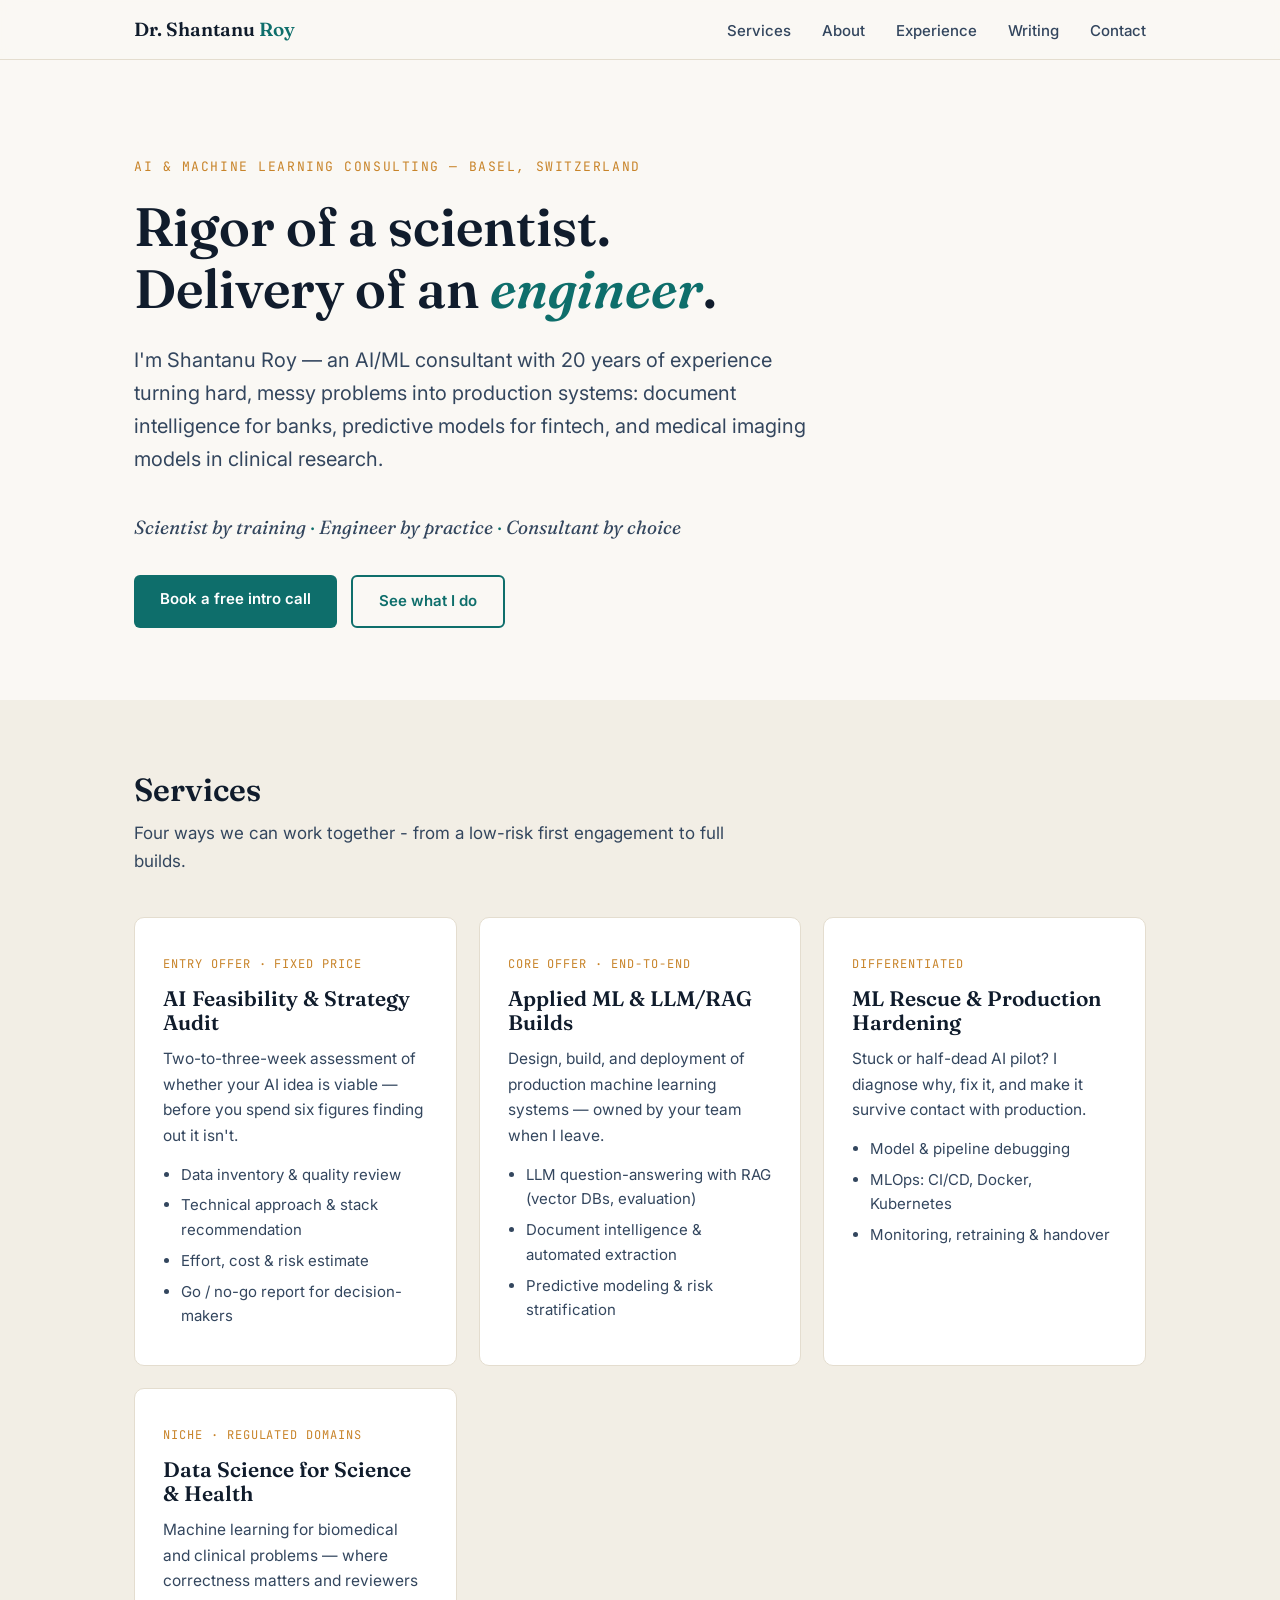
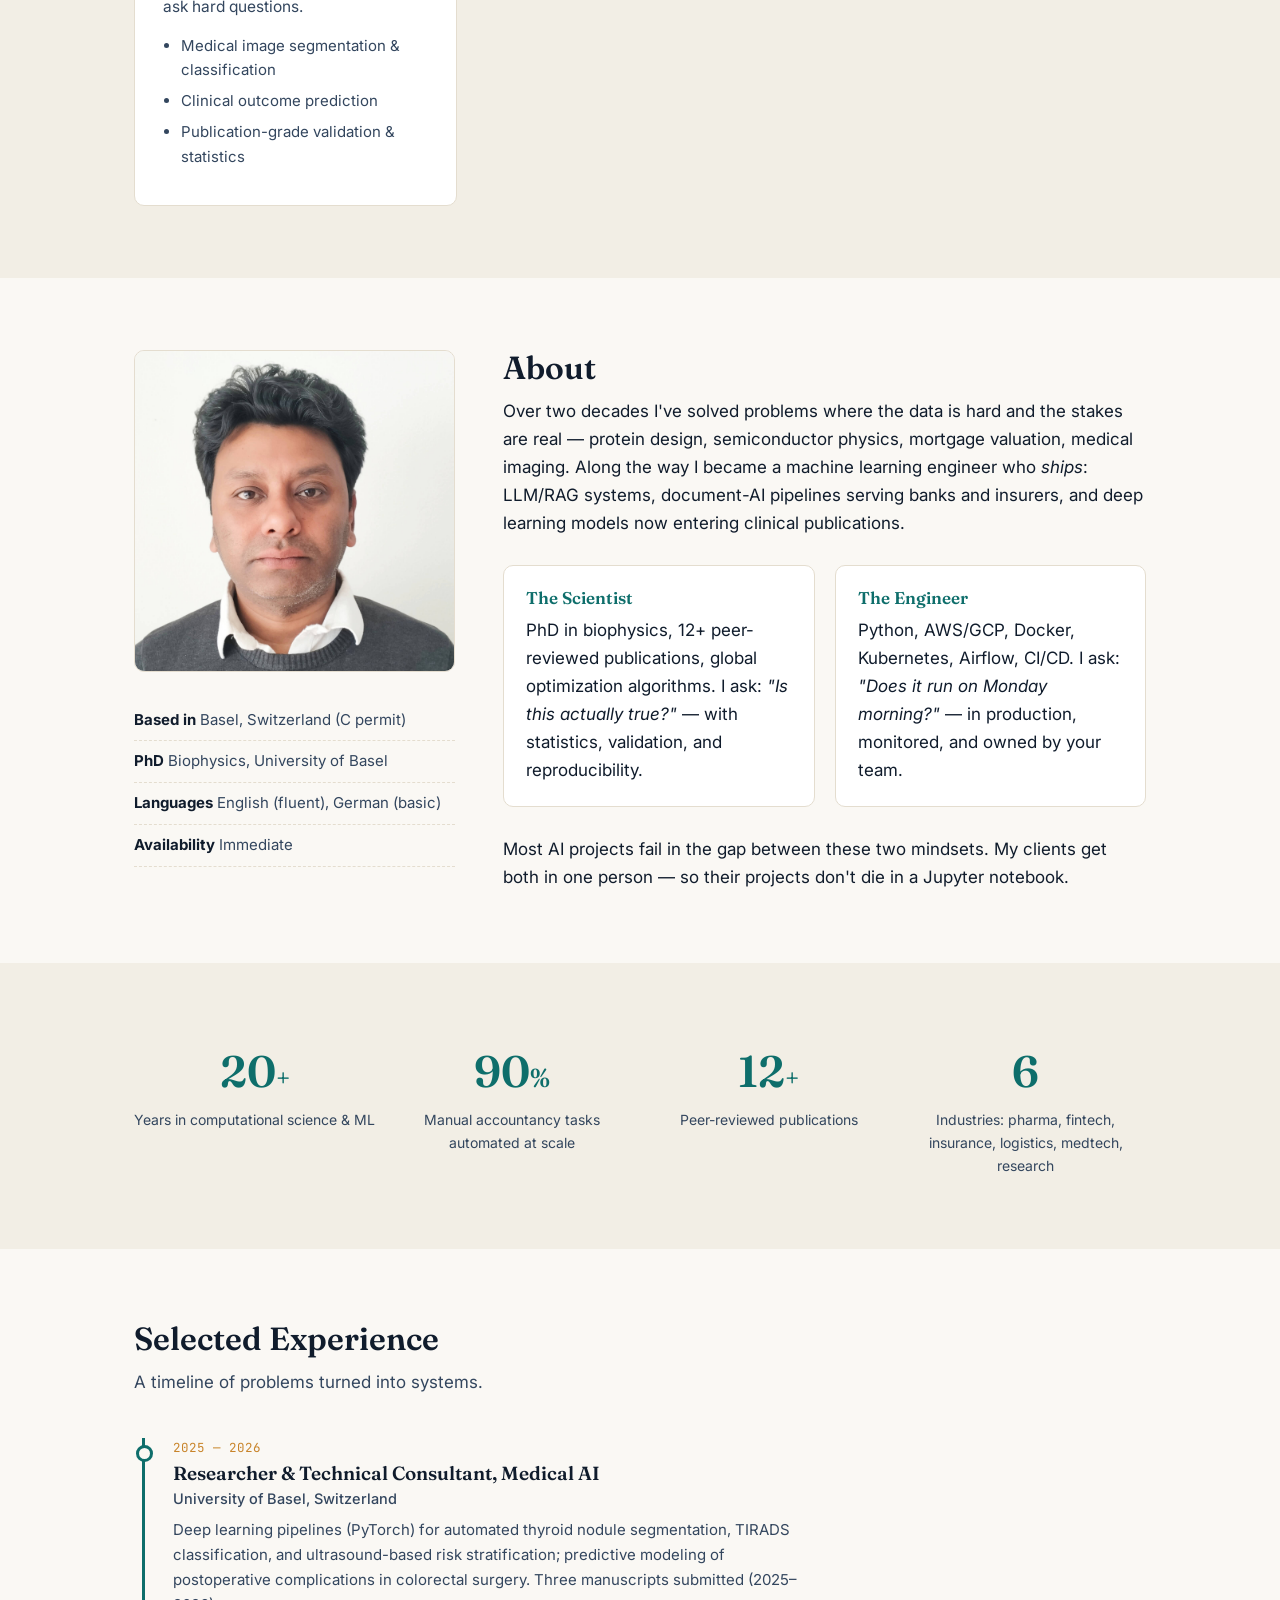
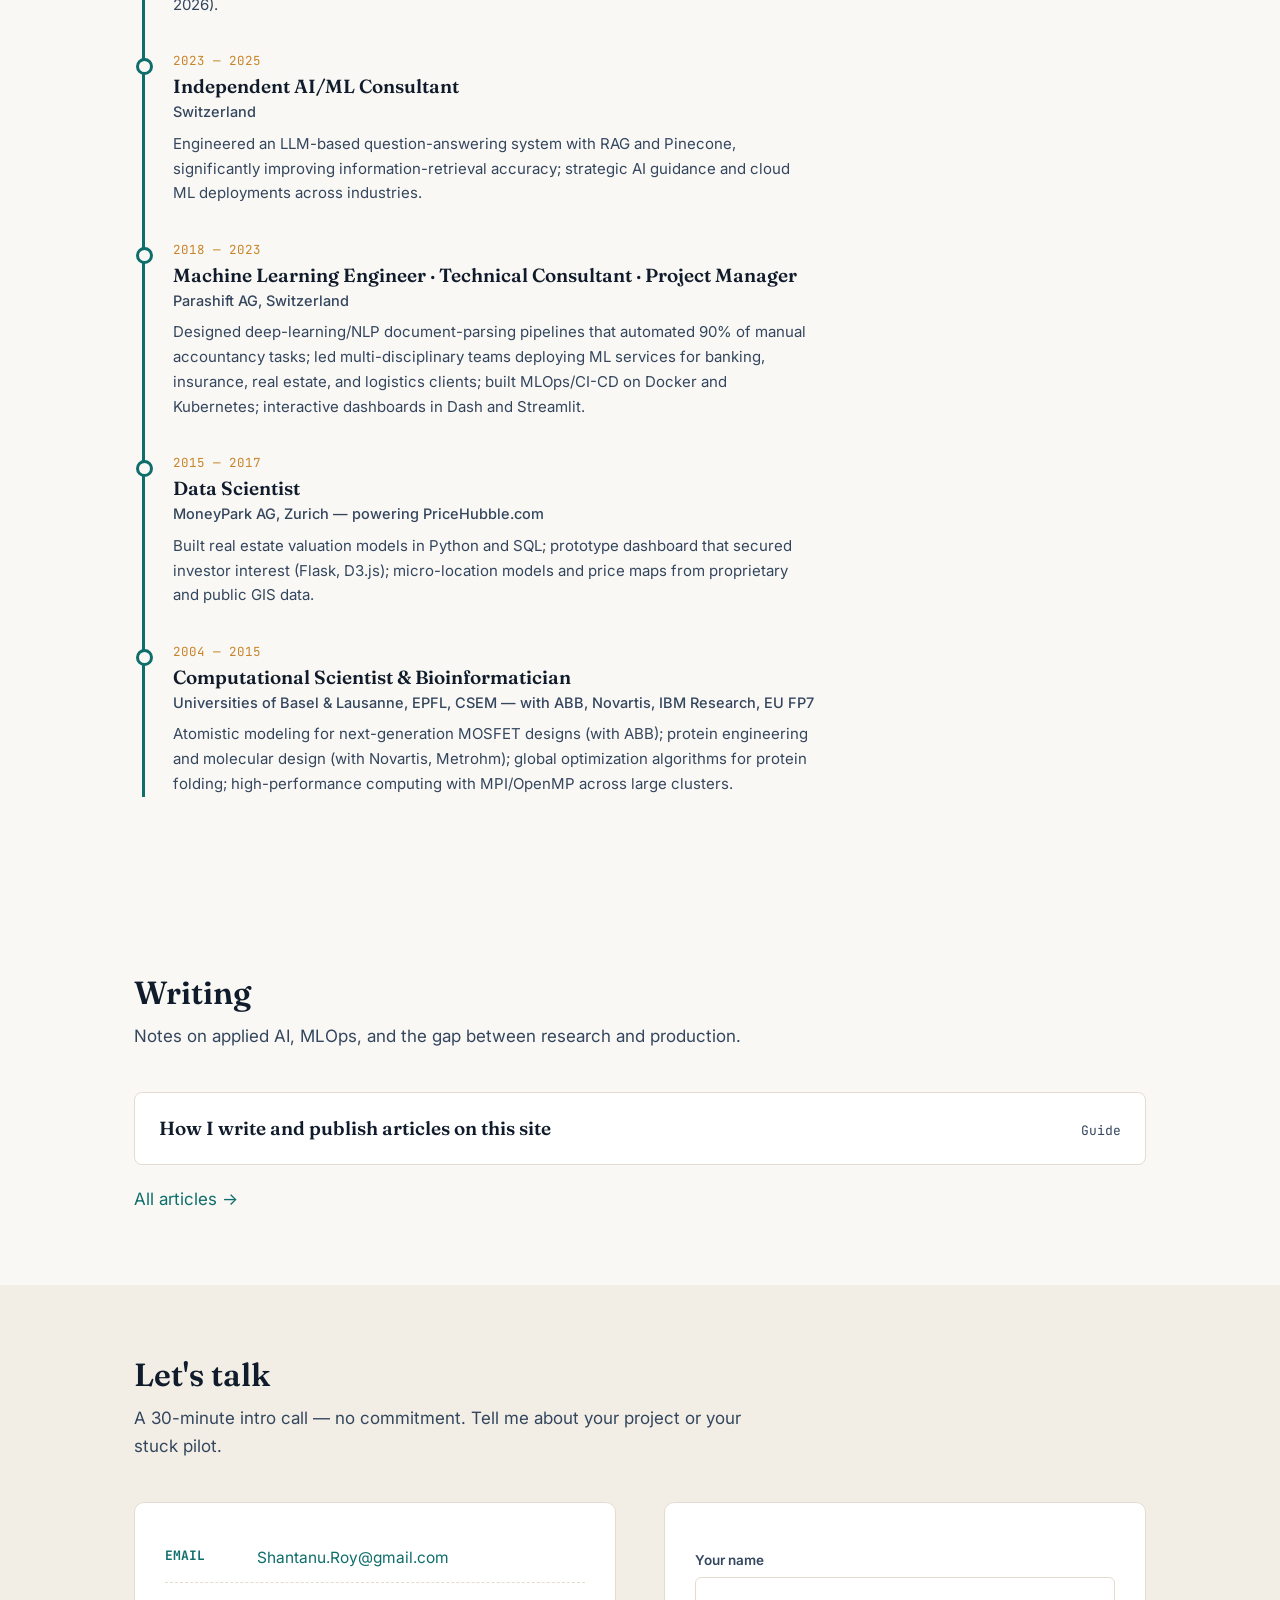
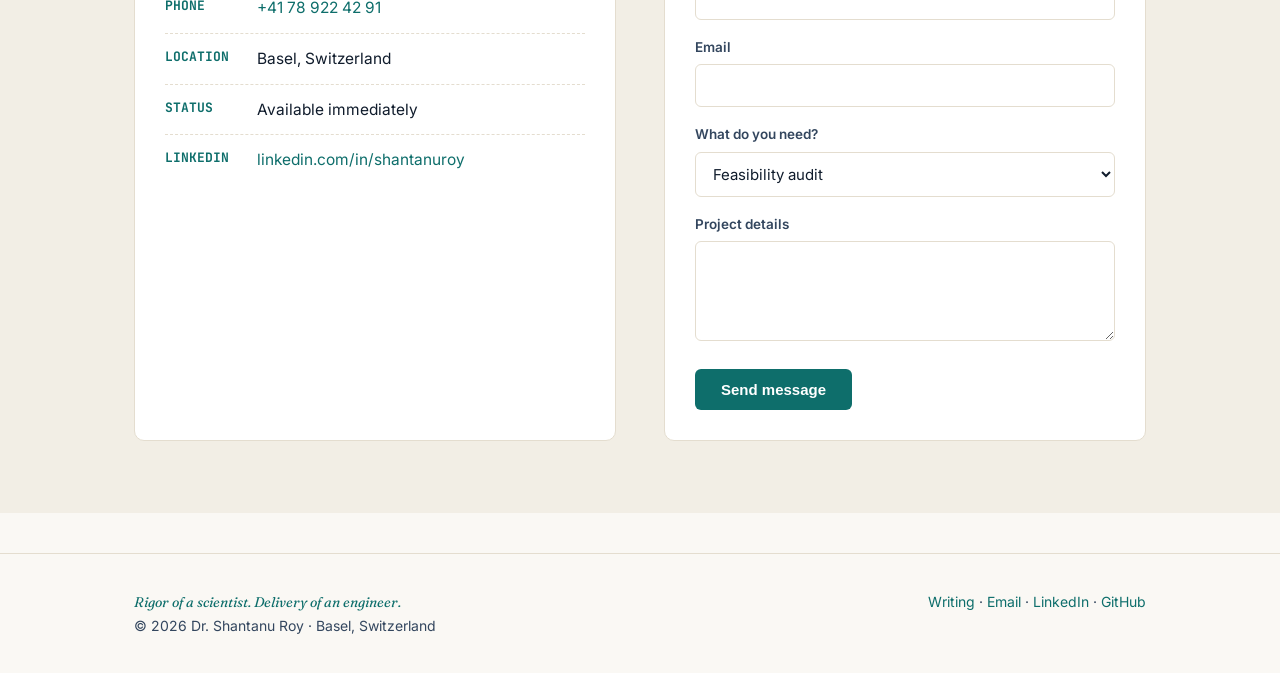
<file: index.html>
<!DOCTYPE html>
<html lang="en">
<head>
<title>Dr. Shantanu Roy — AI/ML Consultant | Basel, Switzerland</title>
<meta name="description" content="AI/ML consultant with PhD-level scientific rigor and production engineering delivery. LLM/RAG systems, document intelligence, predictive modeling, MLOps. Basel, Switzerland.">
<meta charset="utf-8">
<meta name="viewport" content="width=device-width, initial-scale=1">
<link rel="preconnect" href="https://fonts.googleapis.com">
<link rel="preconnect" href="https://fonts.gstatic.com" crossorigin>
<link href="https://fonts.googleapis.com/css2?family=Fraunces:ital,opsz,wght@0,9..144,400..700;1,9..144,400..700&family=Inter:wght@400;500;600;700&family=JetBrains+Mono:wght@400;600&display=swap" rel="stylesheet">
<link rel="stylesheet" href="/assets/style.css">
</head>
<body>
<nav><div class="nav-inner">
  <a class="brand" href="/">Dr. Shantanu <em>Roy</em></a>
  <div class="nav-links">
    <a href="/#services">Services</a>
    <a href="/#about">About</a>
    <a href="/#experience">Experience</a>
    <a href="/writing.html">Writing</a>
    <a href="/#contact">Contact</a>
  </div>
</div></nav>

<header class="hero"><div class="wrap">
  <div class="kicker">AI &amp; Machine Learning Consulting — Basel, Switzerland</div>
  <h1>Rigor of a scientist.<br>Delivery of an <em>engineer</em>.</h1>
  <p class="lede">I'm Shantanu Roy — an AI/ML consultant with 20 years of experience turning hard,
  messy problems into production systems: document intelligence for banks, predictive models for
  fintech, and medical imaging models in clinical research.</p>
  <p class="sig">Scientist by training <span>·</span> Engineer by practice <span>·</span> Consultant by choice</p>
  <div class="hero-cta">
    <a class="btn" href="#contact">Book a free intro call</a>
    <a class="btn btn-outline" href="#services">See what I do</a>
  </div>
</div></header>

<section class="alt" id="services"><div class="wrap">
  <h2 class="sec-title">Services</h2>
  <p class="sec-sub">Four ways we can work together - from a low-risk first engagement to full builds.</p>
  <div class="cards">
    <div class="card">
      <span class="tag">Entry offer · Fixed price</span>
      <h3>AI Feasibility &amp; Strategy Audit</h3>
      <p>Two-to-three-week assessment of whether your AI idea is viable — before you spend six figures finding out it isn't.</p>
      <ul>
        <li>Data inventory &amp; quality review</li>
        <li>Technical approach &amp; stack recommendation</li>
        <li>Effort, cost &amp; risk estimate</li>
        <li>Go / no-go report for decision-makers</li>
      </ul>
    </div>
    <div class="card">
      <span class="tag">Core offer · End-to-end</span>
      <h3>Applied ML &amp; LLM/RAG Builds</h3>
      <p>Design, build, and deployment of production machine learning systems — owned by your team when I leave.</p>
      <ul>
        <li>LLM question-answering with RAG (vector DBs, evaluation)</li>
        <li>Document intelligence &amp; automated extraction</li>
        <li>Predictive modeling &amp; risk stratification</li>
      </ul>
    </div>
    <div class="card">
      <span class="tag">Differentiated</span>
      <h3>ML Rescue &amp; Production Hardening</h3>
      <p>Stuck or half-dead AI pilot? I diagnose why, fix it, and make it survive contact with production.</p>
      <ul>
        <li>Model &amp; pipeline debugging</li>
        <li>MLOps: CI/CD, Docker, Kubernetes</li>
        <li>Monitoring, retraining &amp; handover</li>
      </ul>
    </div>
    <div class="card">
      <span class="tag">Niche · Regulated domains</span>
      <h3>Data Science for Science &amp; Health</h3>
      <p>Machine learning for biomedical and clinical problems — where correctness matters and reviewers ask hard questions.</p>
      <ul>
        <li>Medical image segmentation &amp; classification</li>
        <li>Clinical outcome prediction</li>
        <li>Publication-grade validation &amp; statistics</li>
      </ul>
    </div>
  </div>
</div></section>

<section id="about"><div class="wrap">
  <div class="about-grid">
    <div>
      <img class="about-photo" src="/assets/photo_.jpg" alt="Dr. Shantanu Roy">
      <ul class="about-facts">
        <li><strong>Based in</strong> Basel, Switzerland (C permit)</li>
        <li><strong>PhD</strong> Biophysics, University of Basel</li>
        <li><strong>Languages</strong> English (fluent), German (basic)</li>
        <li><strong>Availability</strong> Immediate</li>
      </ul>
    </div>
    <div>
      <h2 class="sec-title">About</h2>
      <p>Over two decades I've solved problems where the data is hard and the stakes are real — protein
      design, semiconductor physics, mortgage valuation, medical imaging. Along the way I became a
      machine learning engineer who <em>ships</em>: LLM/RAG systems, document-AI pipelines serving banks
      and insurers, and deep learning models now entering clinical publications.</p>
      <div class="duo">
        <div class="half">
          <h3>The Scientist</h3>
          <p>PhD in biophysics, 12+ peer-reviewed publications, global optimization algorithms.
          I ask: <em>"Is this actually true?"</em> — with statistics, validation, and reproducibility.</p>
        </div>
        <div class="half">
          <h3>The Engineer</h3>
          <p>Python, AWS/GCP, Docker, Kubernetes, Airflow, CI/CD. I ask: <em>"Does it run on Monday
          morning?"</em> — in production, monitored, and owned by your team.</p>
        </div>
      </div>
      <p>Most AI projects fail in the gap between these two mindsets. My clients get both in one person —
      so their projects don't die in a Jupyter notebook.</p>
    </div>
  </div>
</div></section>

<section class="alt"><div class="wrap">
  <div class="stats">
    <div class="stat"><div class="num">20<span style="font-size:26px">+</span></div><div class="lbl">Years in computational science &amp; ML</div></div>
    <div class="stat"><div class="num">90<span style="font-size:26px">%</span></div><div class="lbl">Manual accountancy tasks automated at scale</div></div>
    <div class="stat"><div class="num">12<span style="font-size:26px">+</span></div><div class="lbl">Peer-reviewed publications</div></div>
    <div class="stat"><div class="num">6</div><div class="lbl">Industries: pharma, fintech, insurance, logistics, medtech, research</div></div>
  </div>
</div></section>

<section id="experience"><div class="wrap">
  <h2 class="sec-title">Selected Experience</h2>
  <p class="sec-sub">A timeline of problems turned into systems.</p>
  <div class="timeline">
    <div class="t-item">
      <div class="when">2025 — 2026</div>
      <h3>Researcher &amp; Technical Consultant, Medical AI</h3>
      <div class="org">University of Basel, Switzerland</div>
      <p>Deep learning pipelines (PyTorch) for automated thyroid nodule segmentation, TIRADS
      classification, and ultrasound-based risk stratification; predictive modeling of postoperative
      complications in colorectal surgery. Three manuscripts submitted (2025–2026).</p>
    </div>
    <div class="t-item">
      <div class="when">2023 — 2025</div>
      <h3>Independent AI/ML Consultant</h3>
      <div class="org">Switzerland</div>
      <p>Engineered an LLM-based question-answering system with RAG and Pinecone, significantly
      improving information-retrieval accuracy; strategic AI guidance and cloud ML deployments
      across industries.</p>
    </div>
    <div class="t-item">
      <div class="when">2018 — 2023</div>
      <h3>Machine Learning Engineer · Technical Consultant · Project Manager</h3>
      <div class="org">Parashift AG, Switzerland</div>
      <p>Designed deep-learning/NLP document-parsing pipelines that automated 90% of manual
      accountancy tasks; led multi-disciplinary teams deploying ML services for banking, insurance,
      real estate, and logistics clients; built MLOps/CI-CD on Docker and Kubernetes; interactive
      dashboards in Dash and Streamlit.</p>
    </div>
    <div class="t-item">
      <div class="when">2015 — 2017</div>
      <h3>Data Scientist</h3>
      <div class="org">MoneyPark AG, Zurich — powering PriceHubble.com</div>
      <p>Built real estate valuation models in Python and SQL; prototype dashboard that secured
      investor interest (Flask, D3.js); micro-location models and price maps from proprietary
      and public GIS data.</p>
    </div>
    <div class="t-item">
      <div class="when">2004 — 2015</div>
      <h3>Computational Scientist &amp; Bioinformatician</h3>
      <div class="org">Universities of Basel &amp; Lausanne, EPFL, CSEM — with ABB, Novartis, IBM Research, EU FP7</div>
      <p>Atomistic modeling for next-generation MOSFET designs (with ABB); protein engineering and
      molecular design (with Novartis, Metrohm); global optimization algorithms for protein folding;
      high-performance computing with MPI/OpenMP across large clusters.</p>
    </div>
  </div>
</div></section>

<section><div class="wrap">
  <h2 class="sec-title">Writing</h2>
  <p class="sec-sub">Notes on applied AI, MLOps, and the gap between research and production.</p>
  <div class="post-list">
    <a class="post-row" href="/posts/how-to-add-articles.html">
      <span class="pt">How I write and publish articles on this site</span>
      <span class="pd">Guide</span>
    </a>
  </div>
  <p style="margin-top:20px"><a href="/writing.html">All articles &rarr;</a></p>
</div></section>

<section class="alt" id="contact"><div class="wrap">
  <h2 class="sec-title">Let's talk</h2>
  <p class="sec-sub">A 30-minute intro call — no commitment. Tell me about your project or your stuck pilot.</p>
  <div class="contact-grid">
    <div class="contact-card">
      <div class="contact-line"><span class="ic">EMAIL</span><a href="mailto:Shantanu.Roy@gmail.com">Shantanu.Roy@gmail.com</a></div>
      <div class="contact-line"><span class="ic">PHONE</span><a href="tel:+41789224291">+41 78 922 42 91</a></div>
      <div class="contact-line"><span class="ic">LOCATION</span>Basel, Switzerland</div>
      <div class="contact-line"><span class="ic">STATUS</span>Available immediately</div>
      <div class="contact-line"><span class="ic">LINKEDIN</span><a href="https://www.linkedin.com/" target="_blank" rel="noopener">linkedin.com/in/shantanuroy</a></div>
    </div>
    <div class="contact-card">
      <form action="https://formspree.io/f/YOUR_FORM_ID" method="POST">
        <label for="name">Your name</label>
        <input id="name" name="name" type="text" required>
        <label for="email">Email</label>
        <input id="email" name="email" type="email" required>
        <label for="topic">What do you need?</label>
        <select id="topic" name="topic">
          <option>Feasibility audit</option>
          <option>ML / LLM build</option>
          <option>ML rescue — stuck project</option>
          <option>Medical / scientific ML</option>
          <option>Something else</option>
        </select>
        <label for="msg">Project details</label>
        <textarea id="msg" name="message" rows="4"></textarea>
        <p style="margin-top:20px"><button class="btn" type="submit">Send message</button></p>
      </form>
    </div>
  </div>
</div></section>

<footer><div class="wrap foot-inner">
  <div><span class="brandline">Rigor of a scientist. Delivery of an engineer.</span><br>
  &copy; 2026 Dr. Shantanu Roy &middot; Basel, Switzerland</div>
  <div><a href="/writing.html">Writing</a> &middot; <a href="mailto:Shantanu.Roy@gmail.com">Email</a> &middot; <a href="https://www.linkedin.com/" target="_blank" rel="noopener">LinkedIn</a> &middot; <a href="https://github.com/" target="_blank" rel="noopener">GitHub</a></div>
</div></footer>
</body>
</html>
</file>
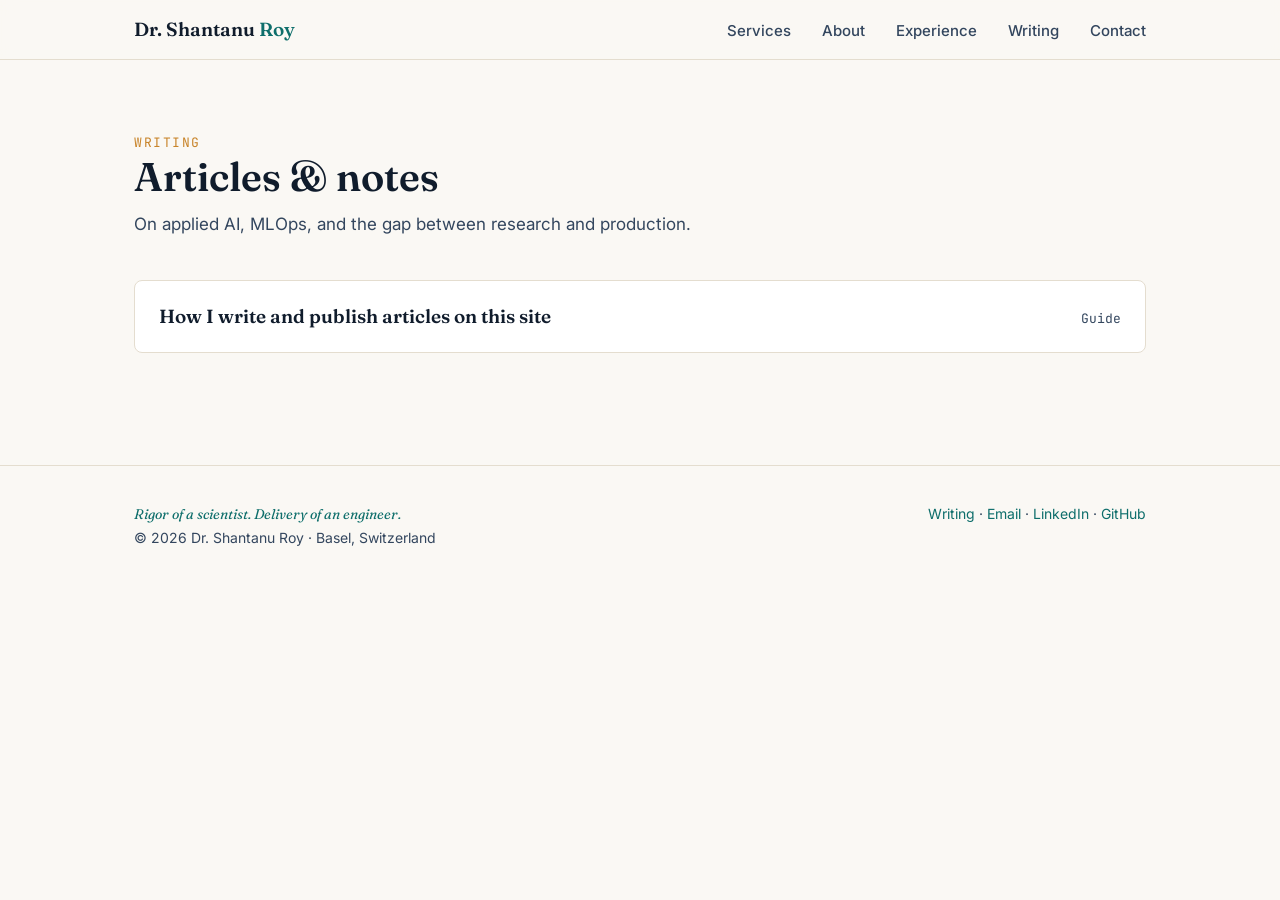
<file: writing.html>
<!DOCTYPE html>
<html lang="en">
<head>
<title>Writing — Dr. Shantanu Roy</title>
<meta name="description" content="Articles on applied AI, LLM/RAG systems, MLOps, and production machine learning.">
<meta charset="utf-8">
<meta name="viewport" content="width=device-width, initial-scale=1">
<link rel="preconnect" href="https://fonts.googleapis.com">
<link rel="preconnect" href="https://fonts.gstatic.com" crossorigin>
<link href="https://fonts.googleapis.com/css2?family=Fraunces:ital,opsz,wght@0,9..144,400..700;1,9..144,400..700&family=Inter:wght@400;500;600;700&family=JetBrains+Mono:wght@400;600&display=swap" rel="stylesheet">
<link rel="stylesheet" href="/assets/style.css">
</head>
<body>
<nav><div class="nav-inner">
  <a class="brand" href="/">Dr. Shantanu <em>Roy</em></a>
  <div class="nav-links">
    <a href="/#services">Services</a>
    <a href="/#about">About</a>
    <a href="/#experience">Experience</a>
    <a href="/writing.html">Writing</a>
    <a href="/#contact">Contact</a>
  </div>
</div></nav>
<section><div class="wrap">
  <div class="kicker" style="font-family:var(--mono);font-size:13px;letter-spacing:.12em;text-transform:uppercase;color:var(--accent-2)">Writing</div>
  <h1 class="sec-title" style="font-size:40px">Articles &amp; notes</h1>
  <p class="sec-sub">On applied AI, MLOps, and the gap between research and production.</p>
  <div class="post-list">
    <a class="post-row" href="/posts/how-to-add-articles.html">
      <span class="pt">How I write and publish articles on this site</span>
      <span class="pd">Guide</span>
    </a>
  </div>
</div></section>
<footer><div class="wrap foot-inner">
  <div><span class="brandline">Rigor of a scientist. Delivery of an engineer.</span><br>
  &copy; 2026 Dr. Shantanu Roy &middot; Basel, Switzerland</div>
  <div><a href="/writing.html">Writing</a> &middot; <a href="mailto:Shantanu.Roy@gmail.com">Email</a> &middot; <a href="https://www.linkedin.com/" target="_blank" rel="noopener">LinkedIn</a> &middot; <a href="https://github.com/" target="_blank" rel="noopener">GitHub</a></div>
</div></footer>
</body>
</html>
</file>
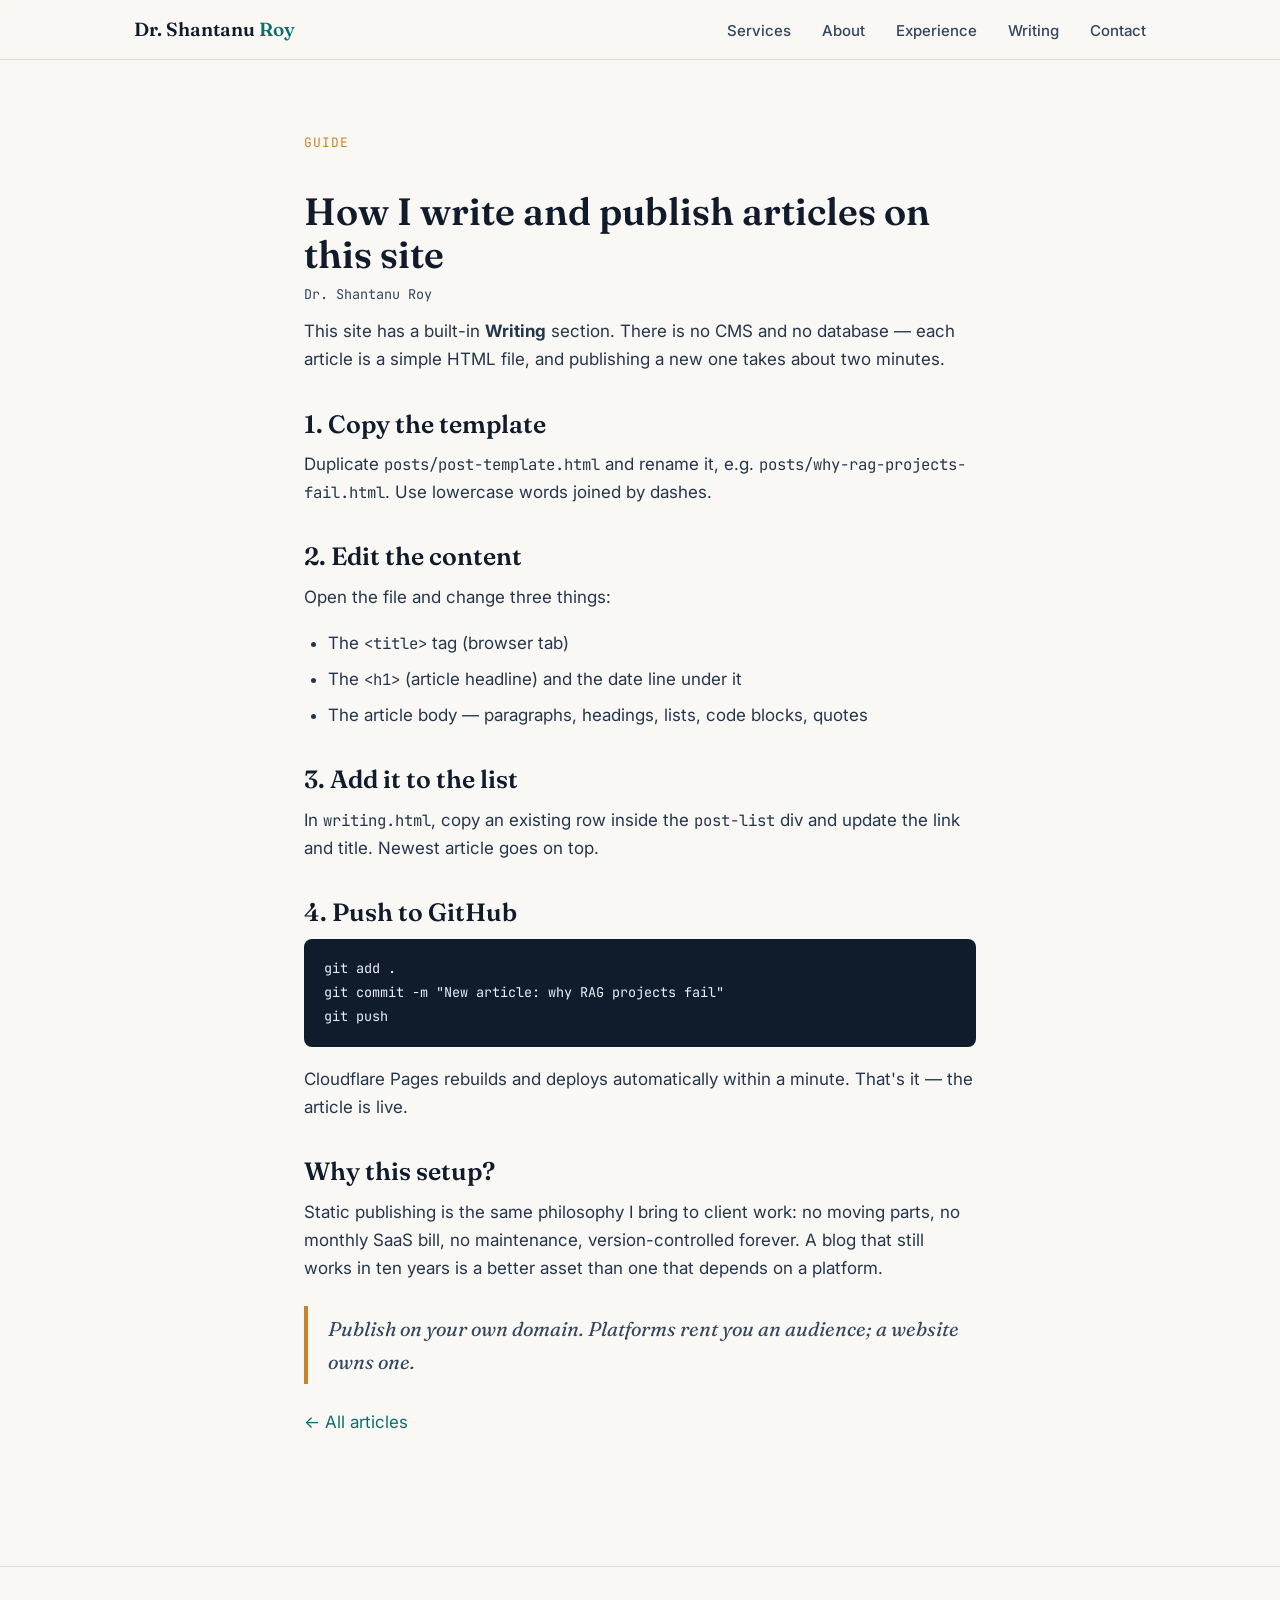
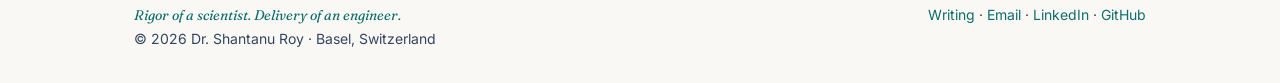
<file: posts/how-to-add-articles.html>
<!DOCTYPE html>
<html lang="en">
<head>
<title>How I write and publish articles on this site — Dr. Shantanu Roy</title>
<meta charset="utf-8">
<meta name="viewport" content="width=device-width, initial-scale=1">
<link rel="preconnect" href="https://fonts.googleapis.com">
<link rel="preconnect" href="https://fonts.gstatic.com" crossorigin>
<link href="https://fonts.googleapis.com/css2?family=Fraunces:ital,opsz,wght@0,9..144,400..700;1,9..144,400..700&family=Inter:wght@400;500;600;700&family=JetBrains+Mono:wght@400;600&display=swap" rel="stylesheet">
<link rel="stylesheet" href="/assets/style.css">
</head>
<body>
<nav><div class="nav-inner">
  <a class="brand" href="/">Dr. Shantanu <em>Roy</em></a>
  <div class="nav-links">
    <a href="/#services">Services</a>
    <a href="/#about">About</a>
    <a href="/#experience">Experience</a>
    <a href="/writing.html">Writing</a>
    <a href="/#contact">Contact</a>
  </div>
</div></nav>
<section><div class="wrap article">
  <div class="meta">Guide</div>
  <h1>How I write and publish articles on this site</h1>
  <p style="color:var(--ink-soft);font-family:var(--mono);font-size:13.5px;margin-bottom:12px">Dr. Shantanu Roy</p>

  <p>This site has a built-in <strong>Writing</strong> section. There is no CMS and no database —
  each article is a simple HTML file, and publishing a new one takes about two minutes.</p>

  <h2>1. Copy the template</h2>
  <p>Duplicate <code>posts/post-template.html</code> and rename it, e.g.
  <code>posts/why-rag-projects-fail.html</code>. Use lowercase words joined by dashes.</p>

  <h2>2. Edit the content</h2>
  <p>Open the file and change three things:</p>
  <ul>
    <li>The <code>&lt;title&gt;</code> tag (browser tab)</li>
    <li>The <code>&lt;h1&gt;</code> (article headline) and the date line under it</li>
    <li>The article body — paragraphs, headings, lists, code blocks, quotes</li>
  </ul>

  <h2>3. Add it to the list</h2>
  <p>In <code>writing.html</code>, copy an existing row inside the <code>post-list</code> div and
  update the link and title. Newest article goes on top.</p>

  <h2>4. Push to GitHub</h2>
  <pre><code>git add .
git commit -m "New article: why RAG projects fail"
git push</code></pre>
  <p>Cloudflare Pages rebuilds and deploys automatically within a minute. That's it — the article
  is live.</p>

  <h2>Why this setup?</h2>
  <p>Static publishing is the same philosophy I bring to client work: no moving parts, no monthly
  SaaS bill, no maintenance, version-controlled forever. A blog that still works in ten years is
  a better asset than one that depends on a platform.</p>

  <blockquote>Publish on your own domain. Platforms rent you an audience; a website owns one.</blockquote>

  <p><a href="/writing.html">&larr; All articles</a></p>
</div></section>
<footer><div class="wrap foot-inner">
  <div><span class="brandline">Rigor of a scientist. Delivery of an engineer.</span><br>
  &copy; 2026 Dr. Shantanu Roy &middot; Basel, Switzerland</div>
  <div><a href="/writing.html">Writing</a> &middot; <a href="mailto:Shantanu.Roy@gmail.com">Email</a> &middot; <a href="https://www.linkedin.com/" target="_blank" rel="noopener">LinkedIn</a> &middot; <a href="https://github.com/" target="_blank" rel="noopener">GitHub</a></div>
</div></footer>
</body>
</html>
</file>
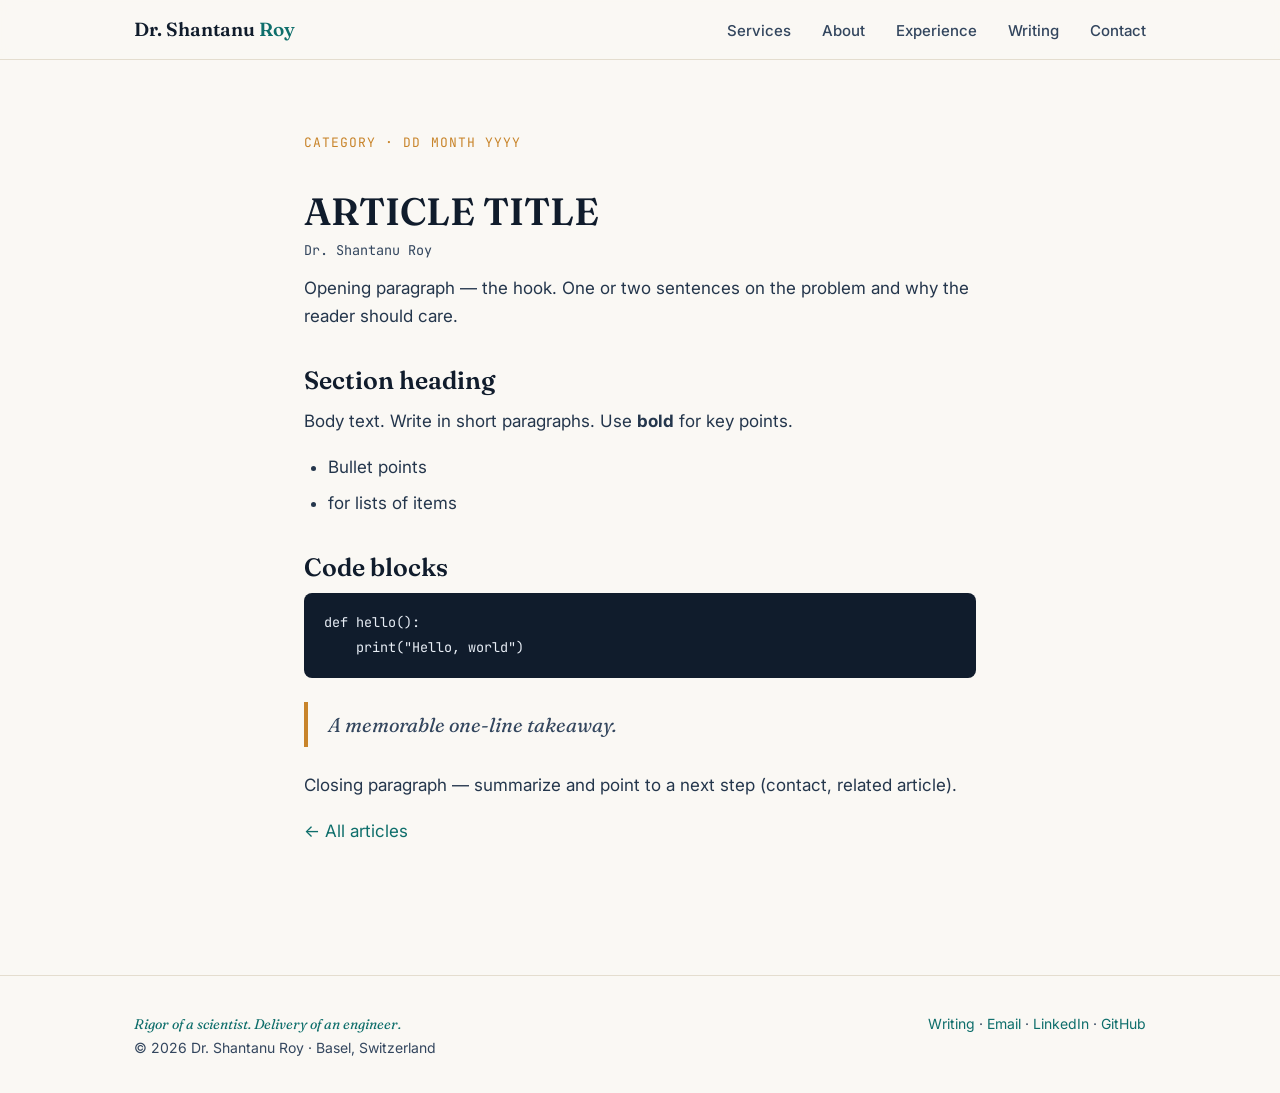
<file: posts/post-template.html>
<!DOCTYPE html>
<html lang="en">
<head>
<title>ARTICLE TITLE — Dr. Shantanu Roy</title>
<meta charset="utf-8">
<meta name="viewport" content="width=device-width, initial-scale=1">
<link rel="preconnect" href="https://fonts.googleapis.com">
<link rel="preconnect" href="https://fonts.gstatic.com" crossorigin>
<link href="https://fonts.googleapis.com/css2?family=Fraunces:ital,opsz,wght@0,9..144,400..700;1,9..144,400..700&family=Inter:wght@400;500;600;700&family=JetBrains+Mono:wght@400;600&display=swap" rel="stylesheet">
<link rel="stylesheet" href="/assets/style.css">
</head>
<body>
<nav><div class="nav-inner">
  <a class="brand" href="/">Dr. Shantanu <em>Roy</em></a>
  <div class="nav-links">
    <a href="/#services">Services</a>
    <a href="/#about">About</a>
    <a href="/#experience">Experience</a>
    <a href="/writing.html">Writing</a>
    <a href="/#contact">Contact</a>
  </div>
</div></nav>
<section><div class="wrap article">
  <div class="meta">CATEGORY · DD MONTH YYYY</div>
  <h1>ARTICLE TITLE</h1>
  <p style="color:var(--ink-soft);font-family:var(--mono);font-size:13.5px;margin-bottom:12px">Dr. Shantanu Roy</p>

  <p>Opening paragraph — the hook. One or two sentences on the problem and why the reader should care.</p>

  <h2>Section heading</h2>
  <p>Body text. Write in short paragraphs. Use <strong>bold</strong> for key points.</p>
  <ul>
    <li>Bullet points</li>
    <li>for lists of items</li>
  </ul>

  <h2>Code blocks</h2>
  <pre><code>def hello():
    print("Hello, world")</code></pre>

  <blockquote>A memorable one-line takeaway.</blockquote>

  <p>Closing paragraph — summarize and point to a next step (contact, related article).</p>

  <p><a href="/writing.html">&larr; All articles</a></p>
</div></section>
<footer><div class="wrap foot-inner">
  <div><span class="brandline">Rigor of a scientist. Delivery of an engineer.</span><br>
  &copy; 2026 Dr. Shantanu Roy &middot; Basel, Switzerland</div>
  <div><a href="/writing.html">Writing</a> &middot; <a href="mailto:Shantanu.Roy@gmail.com">Email</a> &middot; <a href="https://www.linkedin.com/" target="_blank" rel="noopener">LinkedIn</a> &middot; <a href="https://github.com/" target="_blank" rel="noopener">GitHub</a></div>
</div></footer>
</body>
</html>
</file>
<file: assets/style.css>
/* ============ Shantanu Roy — AI/ML Consultant ============ */
:root {
  --ink: #101c2c;
  --ink-soft: #33465e;
  --paper: #faf8f4;
  --card: #ffffff;
  --accent: #0e6e6b;
  --accent-2: #c8842a;
  --line: #e4ddcf;
  --serif: "Fraunces", Georgia, serif;
  --sans: "Inter", -apple-system, "Segoe UI", sans-serif;
  --mono: "JetBrains Mono", "SFMono-Regular", Consolas, monospace;
}
* { margin: 0; padding: 0; box-sizing: border-box; }
html { scroll-behavior: smooth; }
body { font-family: var(--sans); background: var(--paper); color: var(--ink);
       line-height: 1.65; font-size: 17px; }
h1,h2,h3 { font-family: var(--serif); font-weight: 600; line-height: 1.15; }
a { color: var(--accent); text-decoration: none; }
a:hover { text-decoration: underline; }
.wrap { max-width: 1060px; margin: 0 auto; padding: 0 24px; }

nav { position: sticky; top: 0; z-index: 50; background: rgba(250,248,244,.92);
      backdrop-filter: blur(8px); border-bottom: 1px solid var(--line); }
.nav-inner { display: flex; align-items: center; justify-content: space-between;
             max-width: 1060px; margin: 0 auto; padding: 14px 24px; }
.brand { font-family: var(--serif); font-size: 19px; font-weight: 600; color: var(--ink); }
.brand em { color: var(--accent); font-style: normal; }
.nav-links a { margin-left: 26px; font-size: 15px; color: var(--ink-soft); font-weight: 500; }
.nav-links a:hover { color: var(--accent); text-decoration: none; }
.btn { display: inline-block; background: var(--accent); color: #fff; padding: 12px 26px;
       border-radius: 6px; font-weight: 600; font-size: 15px; border: none; cursor: pointer;
       transition: background .2s; }
.btn:hover { background: #0a5552; text-decoration: none; }
.btn-outline { background: transparent; color: var(--accent); border: 2px solid var(--accent); }
.btn-outline:hover { background: var(--accent); color: #fff; }

.hero { padding: 96px 0 72px; }
.hero .kicker { font-family: var(--mono); font-size: 13px; letter-spacing: .12em;
                text-transform: uppercase; color: var(--accent-2); margin-bottom: 18px; }
.hero h1 { font-size: clamp(34px, 5vw, 54px); max-width: 820px; }
.hero h1 em { font-style: italic; color: var(--accent); }
.hero p.lede { font-size: 20px; color: var(--ink-soft); max-width: 680px; margin: 24px 0 36px; }
.hero .sig { font-family: var(--serif); font-style: italic; font-size: 19px; color: var(--ink-soft); }
.hero .sig span { color: var(--accent); font-style: normal; }
.hero-cta { margin-top: 32px; display: flex; gap: 14px; flex-wrap: wrap; }

section { padding: 72px 0; }
section.alt { background: #f2eee5; }
.sec-title { font-size: 32px; margin-bottom: 10px; }
.sec-sub { color: var(--ink-soft); max-width: 640px; margin-bottom: 42px; }

.cards { display: grid; grid-template-columns: repeat(auto-fit, minmax(300px, 1fr)); gap: 22px; }
.card { background: var(--card); border: 1px solid var(--line); border-radius: 10px;
        padding: 30px 28px; transition: transform .18s, box-shadow .18s; }
.card:hover { transform: translateY(-4px); box-shadow: 0 12px 30px rgba(16,28,44,.08); }
.card .tag { font-family: var(--mono); font-size: 12px; color: var(--accent-2);
             text-transform: uppercase; letter-spacing: .08em; }
.card h3 { font-size: 21px; margin: 10px 0 12px; }
.card p { font-size: 15.5px; color: var(--ink-soft); }
.card ul { margin: 14px 0 0 18px; font-size: 15px; color: var(--ink-soft); }
.card li { margin-bottom: 6px; }

.about-grid { display: grid; grid-template-columns: 1fr 2fr; gap: 48px; align-items: start; }
@media (max-width: 800px) { .about-grid { grid-template-columns: 1fr; } }
.about-photo { width: 100%; border-radius: 10px; border: 1px solid var(--line); }
.about-facts { list-style: none; margin-top: 20px; font-size: 15px; color: var(--ink-soft); }
.about-facts li { padding: 8px 0; border-bottom: 1px dashed var(--line); }
.about-facts strong { color: var(--ink); }
.duo { display: grid; grid-template-columns: 1fr 1fr; gap: 20px; margin: 28px 0; }
@media (max-width: 700px) { .duo { grid-template-columns: 1fr; } }
.duo .half { background: var(--card); border: 1px solid var(--line); border-radius: 10px; padding: 22px; }
.duo h3 { font-size: 17px; margin-bottom: 8px; color: var(--accent); }

.timeline { border-left: 3px solid var(--accent); margin-left: 8px; padding-left: 28px; }
.t-item { position: relative; margin-bottom: 34px; }
.t-item::before { content: ""; position: absolute; left: -37.5px; top: 7px; width: 11px; height: 11px;
                  border-radius: 50%; background: var(--paper); border: 3px solid var(--accent); }
.t-item .when { font-family: var(--mono); font-size: 12.5px; color: var(--accent-2); }
.t-item h3 { font-size: 19px; margin: 4px 0 2px; }
.t-item .org { font-size: 14.5px; color: var(--ink-soft); font-weight: 500; }
.t-item p { font-size: 15px; color: var(--ink-soft); margin-top: 8px; max-width: 640px; }

.stats { display: grid; grid-template-columns: repeat(auto-fit, minmax(180px,1fr));
         gap: 16px; text-align: center; }
.stat .num { font-family: var(--serif); font-size: 44px; color: var(--accent); font-weight: 600; }
.stat .lbl { font-size: 14px; color: var(--ink-soft); }

.post-list { display: grid; gap: 14px; }
.post-row { display: flex; justify-content: space-between; align-items: baseline; gap: 20px;
            background: var(--card); border: 1px solid var(--line); border-radius: 8px;
            padding: 20px 24px; }
.post-row:hover { border-color: var(--accent); text-decoration: none; }
.post-row .pt { font-family: var(--serif); font-size: 19px; font-weight: 600; color: var(--ink); }
.post-row .pd { font-family: var(--mono); font-size: 13px; color: var(--ink-soft); white-space: nowrap; }
.article { max-width: 720px; margin: 0 auto; }
.article h1 { font-size: 38px; margin: 8px 0 6px; }
.article .meta { font-family: var(--mono); font-size: 13px; color: var(--accent-2);
                 text-transform: uppercase; letter-spacing: .08em; margin-bottom: 36px; }
.article h2 { font-size: 25px; margin: 36px 0 12px; }
.article p { margin-bottom: 18px; color: #24364c; }
.article ul, .article ol { margin: 0 0 18px 24px; color: #24364c; }
.article li { margin-bottom: 8px; }
.article blockquote { border-left: 4px solid var(--accent-2); padding: 6px 0 6px 20px;
                      margin: 24px 0; font-family: var(--serif); font-size: 20px; font-style: italic;
                      color: var(--ink-soft); }
.article pre { background: var(--ink); color: #e8eef6; padding: 18px 20px; border-radius: 8px;
               overflow-x: auto; font-size: 14px; margin-bottom: 18px; }
.article code { font-family: var(--mono); font-size: .92em; }
.article pre code { font-size: 13.5px; }

.contact-grid { display: grid; grid-template-columns: 1fr 1fr; gap: 48px; }
@media (max-width: 800px) { .contact-grid { grid-template-columns: 1fr; } }
.contact-card { background: var(--card); border: 1px solid var(--line); border-radius: 10px; padding: 30px; }
.contact-line { display: flex; gap: 14px; padding: 12px 0; border-bottom: 1px dashed var(--line);
                font-size: 15.5px; }
.contact-line:last-child { border-bottom: none; }
.contact-line .ic { color: var(--accent); font-weight: 700; min-width: 78px; font-family: var(--mono); font-size: 13px; }
form label { display: block; font-size: 13.5px; font-weight: 600; margin: 16px 0 6px; color: var(--ink-soft); }
form input, form textarea, form select { width: 100%; padding: 11px 13px; border: 1px solid var(--line);
  border-radius: 6px; font-family: var(--sans); font-size: 15px; background: #fff; color: var(--ink); }
form input:focus, form textarea:focus { outline: 2px solid var(--accent); border-color: var(--accent); }

footer { border-top: 1px solid var(--line); padding: 36px 0; margin-top: 40px; }
.foot-inner { display: flex; justify-content: space-between; flex-wrap: wrap; gap: 12px;
              font-size: 14px; color: var(--ink-soft); }
.foot-inner .brandline { font-family: var(--serif); font-style: italic; color: var(--accent); }
</file>
